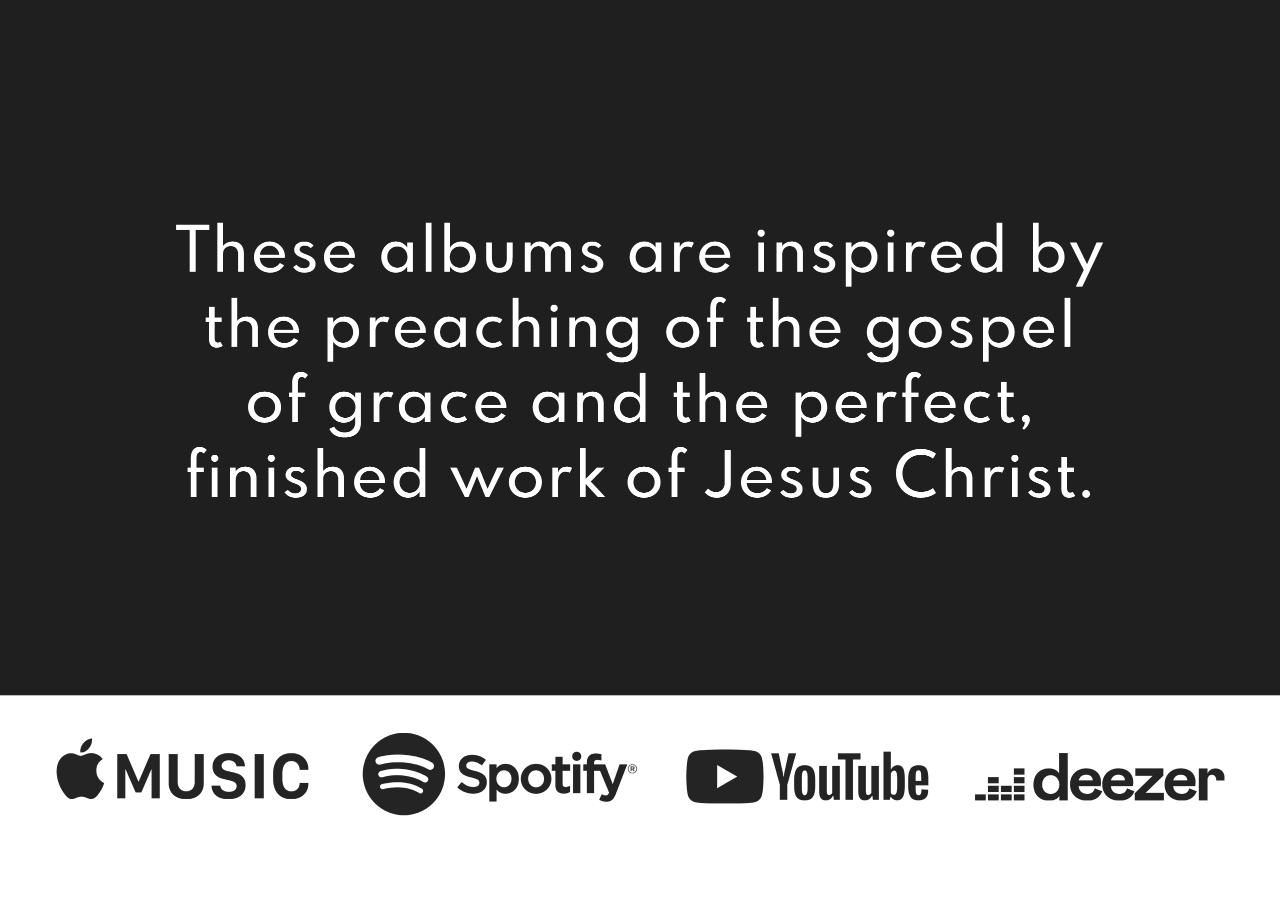
<file: Album.html>
<!DOCTYPE html>
<html>
<head>
<style>
.container {
  position: relative;
  width: 100%;
  max-width: 100%;
}

.container img {
  width: 100%;
  height: auto;
}

.container .btn {
  position: absolute;
      opacity: 0;
  top: 79%;
  left: 50%;
  transform: translate(-50%, -50%);
  -ms-transform: translate(-50%, -50%);
  background-color: #1F1F1F;
  color: white;
  font-size: 55px;
  padding: 8px 20px;
  width: 10%
  height: 10%;
  border: 2px solid white;
  cursor: pointer;
  border-radius: 100px;
  text-align: center;
      width: 21%;
    height: 10%;
}

.container .btn:hover {
  background-color: white;
  color: black;
}
</style>
</head>
<body style="
    margin-bottom: 0px;
    margin-top: 0px;
    margin-right: 0px;
    margin-left: 0px;
">


<div class="container">
<img src="images/Worship Page jpg.jpg" alt="" style="display: block;"  width="100%" height="100%"/>
 <a href= https://music.apple.com/za/artist/the-rock-church/1565028789> 
 <button class="btn" style="
    top: 90%;
    left: 14.3%;
">12345</button>
</a>
<a href= https://open.spotify.com/artist/5sWDOqjkcEuH9GQgdw6zl9?si=XBM7sXh4RH-cgYgPN-zaIg&nd=1> 
<button class="btn" style="
    top: 90%;
    left: 39%;
">12345</button>
</a>
<a href= https://www.youtube.com/channel/UCNNExE6TWCHO1uK8S5l4Quw> 
<button class="btn" style="
    top: 90%;
    left: 63%;
">12345</button>
</a>
<a href= https://www.deezer.com/en/artist/5770971> 
<button class="btn" style="
    top: 90%;
    left: 86%;
">12345</button>
 </a> 
</div>



</body>
</html>
</file>
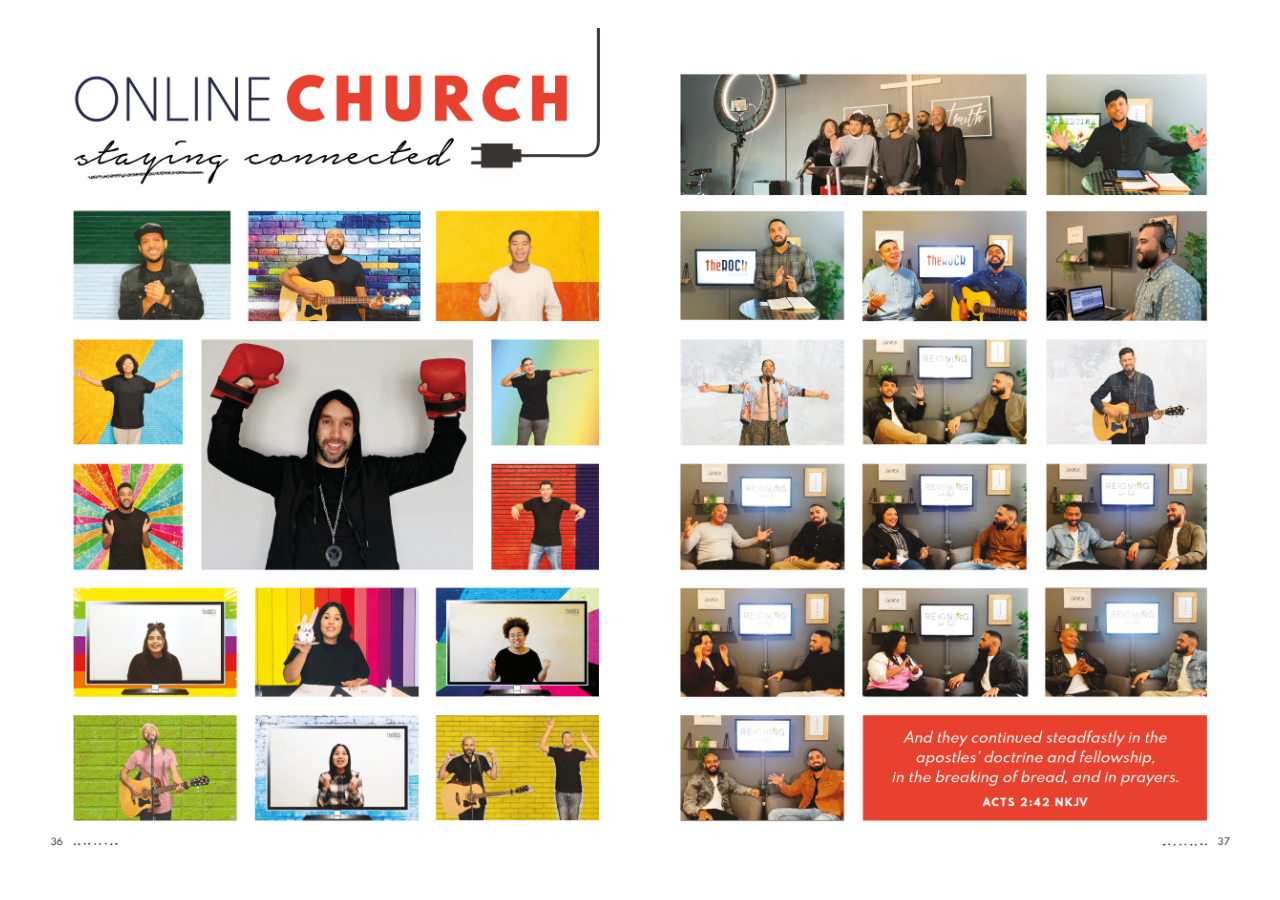
<file: FRAME1.html>
<html>
<head>
<style>
.container {
  display: flex;
}
.image {
 // background-color: blue!important; 
 margin: 20px;
}

.custom-div {
  background-color: rgb(20,20,20);
  height: 35px;
  width: 100%;
}

/* dark-theme first */
body, html {
  background-color: white;
}
</style>
</head>
  <body>
    <div class="container"> 
  <div class="image">
    <img src="images/Online Church Frame 2(PG 36-37).jpg" width="100%">
  </div>
  <div class="image">
    <img src="images/Online Church Frame 2 (PG 36-37)2.jpg" width="100%">
  </div>
</div>
  </body>
</html>
</file>
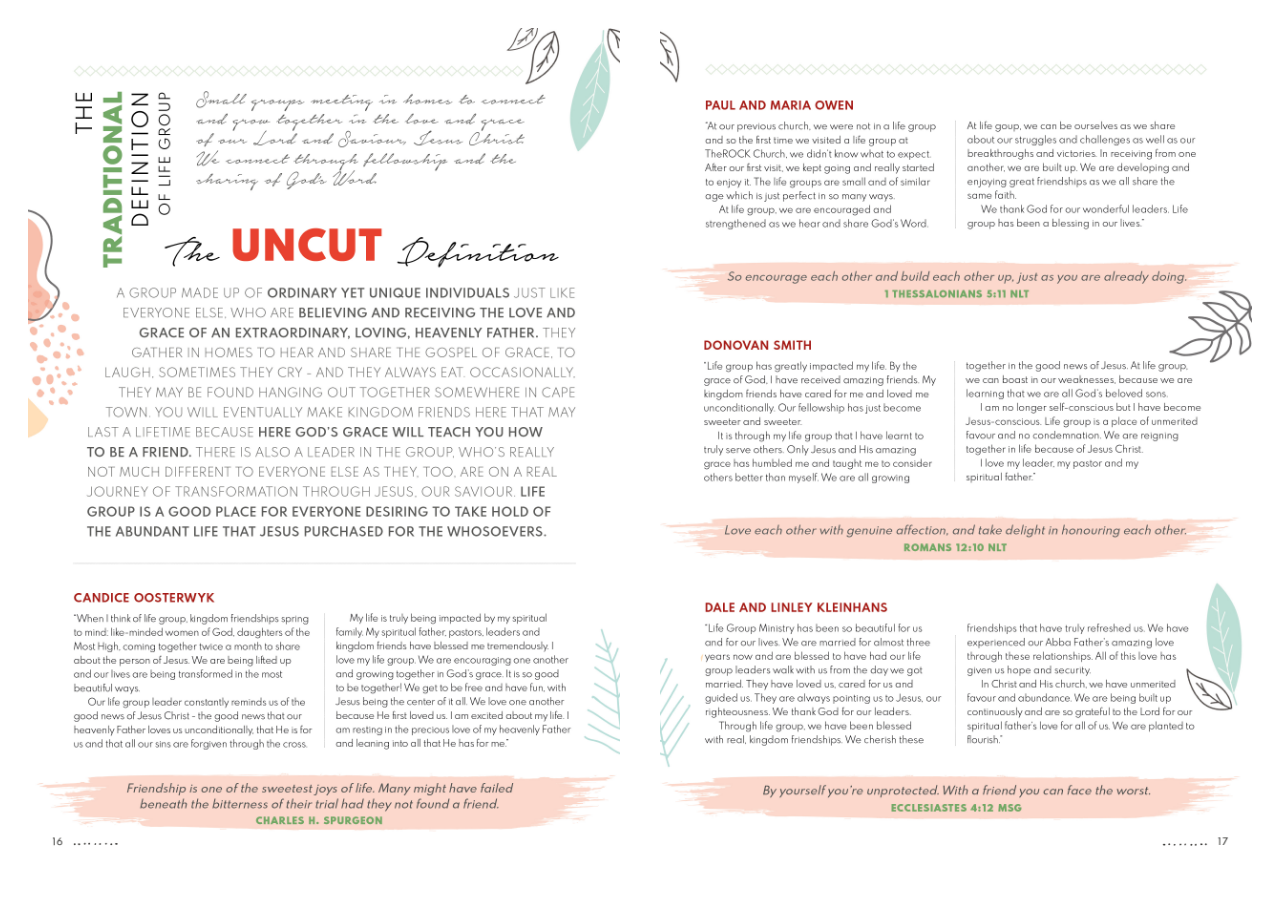
<file: FRAME2.html>
<html>
<head>
<style>
.container {
  display: flex;
}
.image {
 // background-color: blue!important; 
 margin: 20px;
}

.custom-div {
  background-color: rgb(20,20,20);
  height: 35px;
  width: 100%;
}

/* dark-theme first */
body, html {
  background-color: white;
}
</style>
</head>
  <body>
    <div class="container"> 
  <div class="image">
    <img src="images/Life Groups Frame 6(PG 16-17).jpg" width="100%">
  </div>
  <div class="image">
    <img src="images/Life Groups Frame 6(PG 16-17)2.jpg" width="100%">
  </div>
</div>
  </body>
</html>
</file>
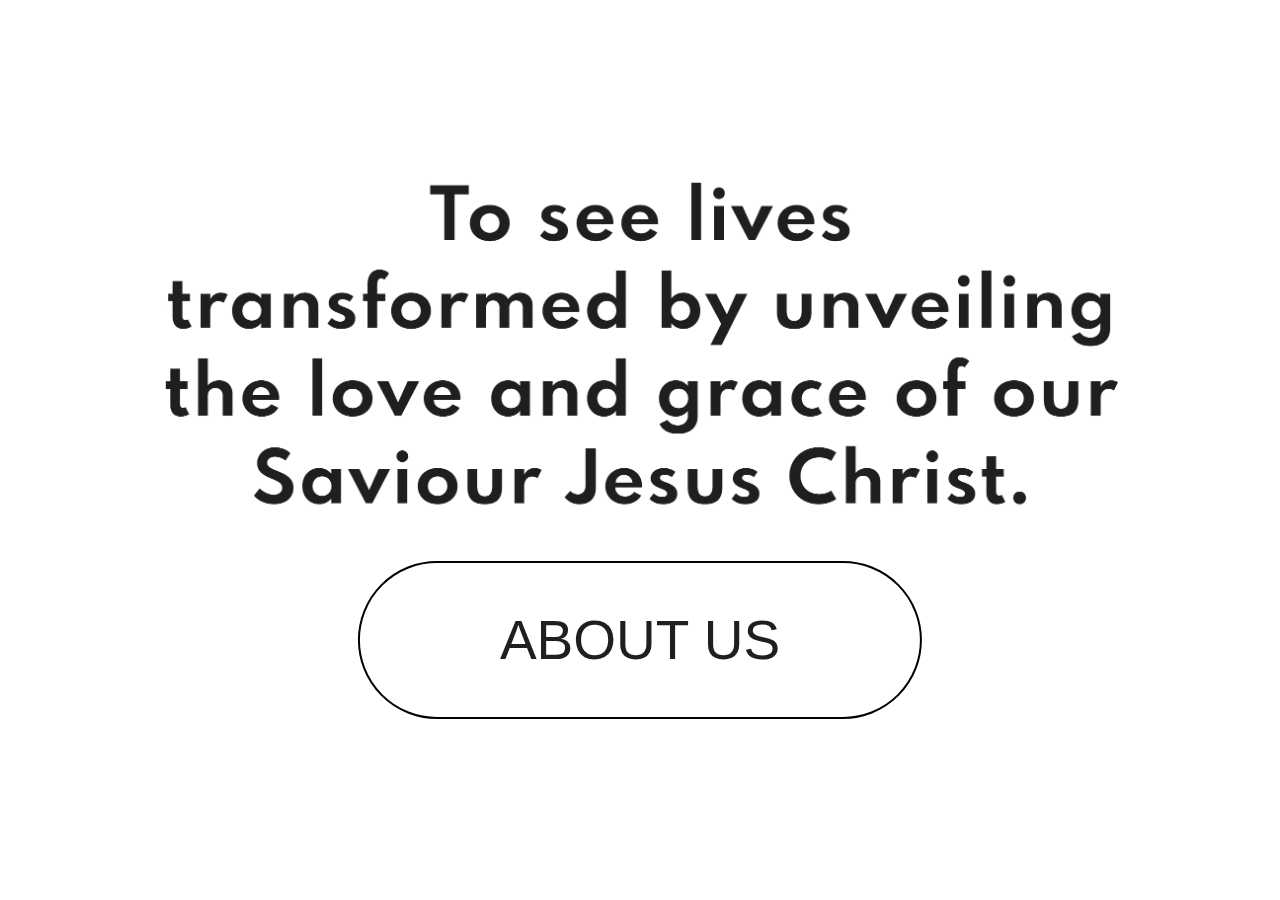
<file: index 3.html>
<!DOCTYPE html>
<html>
<head>
<style>
.container {
  position: relative;
  width: 100%;
  max-width: 100%;
}

.container img {
  width: 100%;
  height: auto;
}

.container .btn {
  position: absolute;
  top: 75%;
  left: 50%;
  transform: translate(-50%, -50%);
  -ms-transform: translate(-50%, -50%);
  background-color: white;
  color: #1F1F1F;
  font-size: 55px;
  padding: 45px 140px;
  border: 2px solid black;
  cursor: pointer;
  border-radius: 100px;
  text-align: center;
}

.container .btn:hover {
  background-color: #1F1F1F;
  color: white;
}
</style>
</head>
<body>


<div class="container">
<img src="images/Frame 4.jpg" alt="" style="display: block;"  width="100%" height="100%"/>
 <button class="btn">ABOUT US</button>
 </a> 
</div>

</body>
</html>
</file>
